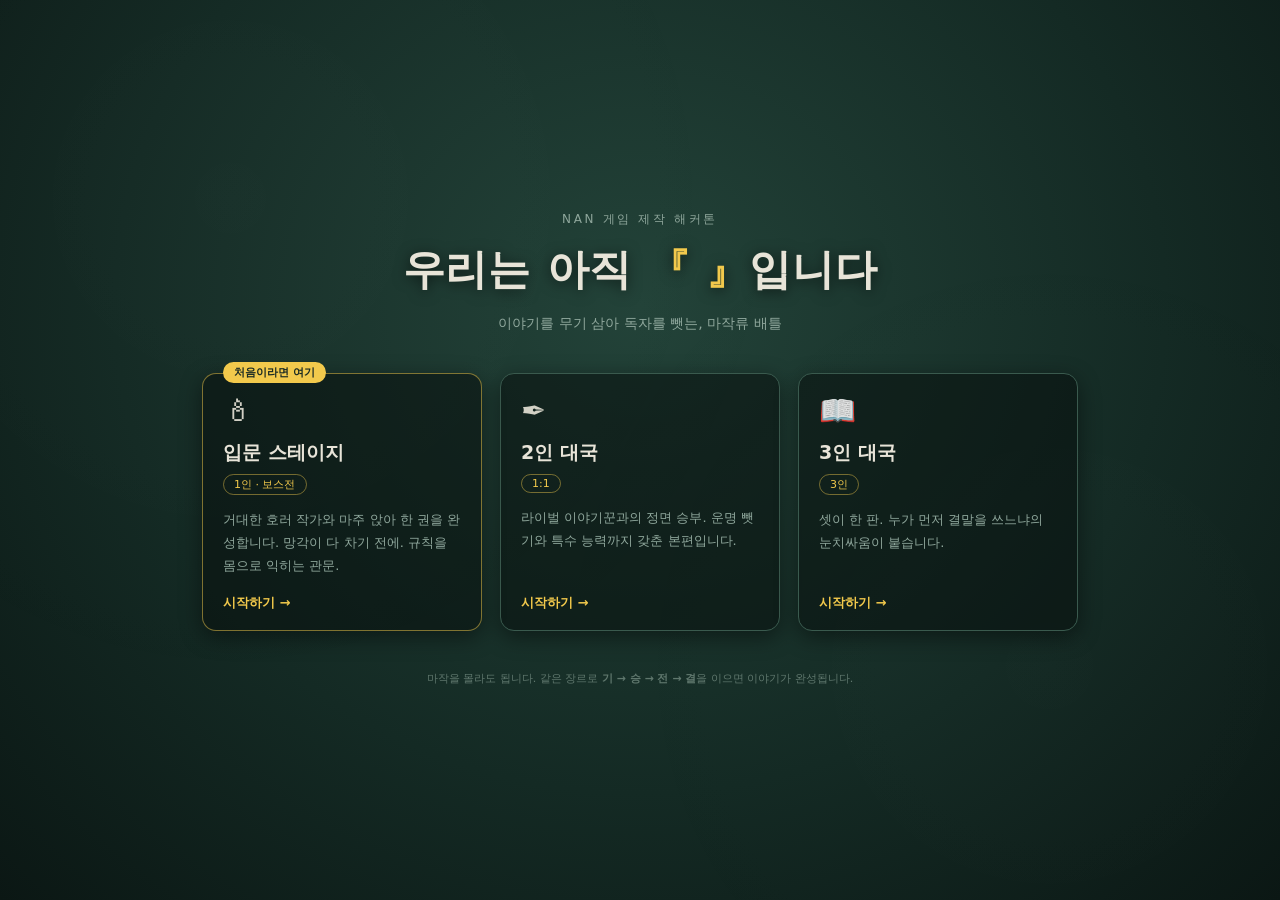
<file: index.html>
<!DOCTYPE html>
<html lang="ko">
<head>
<meta charset="UTF-8">
<meta name="viewport" content="width=device-width, initial-scale=1.0">
<title>우리는 아직 『 』입니다</title>
<meta name="description" content="이야기를 무기 삼아 독자를 뺏는, 마작류 배틀. NAN 게임 제작 해커톤 출품작.">
<style>
  /* ===== 시작 화면 =====
     게임 로직에 전혀 의존하지 않는 독립 페이지.
     모드는 아래 <script> 의 MODES 배열 하나로만 정의된다 —
     모드가 늘거나 주소가 바뀌면 그 배열만 고치면 되고, 마크업은 손대지 않는다. */
  :root{
    --ink:#e8e4d8;          /* 본문 글자 */
    --dim:#8fa79c;          /* 보조 글자 */
    --gold:#f2c94c;         /* 강조(양피지 금박) */
    --line:#3a5a4e;         /* 테두리 */
    --panel:rgba(8,16,13,.55);
  }
  *{box-sizing:border-box}
  body{margin:0;min-height:100vh;color:var(--ink);
    font-family:"Noto Serif KR","Noto Sans KR",system-ui,serif;
    background:radial-gradient(ellipse at 50% 34%, #234339, #142a24 58%, #0b1714);
    display:flex;flex-direction:column;align-items:center;justify-content:center;
    padding:40px 20px;gap:38px}

  /* 종이 결 — 이미지 없이 아주 옅은 노이즈만. 배포 경로에 의존하지 않게 CSS로 처리 */
  body::before{content:'';position:fixed;inset:0;pointer-events:none;opacity:.5;
    background:
      radial-gradient(circle at 18% 22%, rgba(255,255,255,.030), transparent 45%),
      radial-gradient(circle at 82% 74%, rgba(255,255,255,.022), transparent 42%)}

  /* --- 표제 --- */
  .head{text-align:center;position:relative;z-index:1}
  .kicker{font-size:12px;letter-spacing:.22em;color:var(--dim);margin:0 0 14px}
  h1{margin:0;font-size:clamp(26px,5vw,42px);font-weight:700;letter-spacing:.02em;
    text-shadow:0 2px 14px rgba(0,0,0,.6)}
  h1 .blank{color:var(--gold)}
  .tagline{margin:14px 0 0;font-size:14px;color:var(--dim);line-height:1.7}

  /* --- 모드 카드 --- */
  .modes{display:flex;gap:18px;flex-wrap:wrap;justify-content:center;
    position:relative;z-index:1;max-width:900px;width:100%}
  .mode{flex:1 1 250px;max-width:280px;min-height:250px;
    display:flex;flex-direction:column;text-decoration:none;color:inherit;
    background:var(--panel);border:1px solid var(--line);border-radius:14px;
    padding:22px 20px 18px;
    box-shadow:0 6px 22px rgba(0,0,0,.45);
    transition:transform .16s ease, border-color .16s ease, box-shadow .16s ease}
  .mode:hover,.mode:focus-visible{transform:translateY(-6px);border-color:var(--gold);
    box-shadow:0 12px 30px rgba(0,0,0,.55);outline:none}
  .mode:focus-visible{outline:2px solid var(--gold);outline-offset:3px}

  .glyph{font-size:30px;line-height:1;margin-bottom:14px;opacity:.9}
  .mode h2{margin:0;font-size:19px;font-weight:700}
  .seats{display:inline-block;margin-top:8px;font-size:11px;color:var(--gold);
    border:1px solid rgba(242,201,76,.45);border-radius:999px;padding:2px 10px}
  .mode p{margin:14px 0 0;font-size:13px;line-height:1.75;color:var(--dim);flex:1}
  .go{margin-top:16px;font-size:13px;font-weight:700;color:var(--gold)}

  /* 처음 오는 사람을 어디로 보낼지 한 곳만 표시 — 선택지가 셋이면 길잡이가 필요하다 */
  .mode.first{border-color:rgba(242,201,76,.5)}
  .flag{position:absolute;transform:translateY(-34px);
    font-size:11px;color:#1a2a24;background:var(--gold);
    border-radius:999px;padding:3px 11px;font-weight:700}
  .mode.first{position:relative}

  .foot{font-size:11px;color:#5f776d;text-align:center;line-height:1.9;
    position:relative;z-index:1}
  .foot a{color:#7f9a8f}
</style>
</head>
<body>
  <header class="head">
    <p class="kicker">NAN 게임 제작 해커톤</p>
    <h1>우리는 아직 <span class="blank">『 』</span>입니다</h1>
    <p class="tagline">이야기를 무기 삼아 독자를 뺏는, 마작류 배틀</p>
  </header>

  <nav class="modes" id="modes" aria-label="모드 선택"></nav>

  <footer class="foot">
    마작을 몰라도 됩니다. 같은 장르로 <b>기 → 승 → 전 → 결</b>을 이으면 이야기가 완성됩니다.
  </footer>

<script>
  // 모드 정의 — 이 배열이 시작 화면의 유일한 설정값.
  // 새 모드가 생기면 여기 한 칸만 추가하면 카드가 따라 생긴다.
  const MODES = [
    { href:'./3p/m2.html', glyph:'🕯', name:'입문 스테이지',
      seats:'1인 · 보스전', first:true,
      desc:'거대한 호러 작가와 마주 앉아 한 권을 완성합니다. 망각이 다 차기 전에. 규칙을 몸으로 익히는 관문.' },
    { href:'./duel.html', glyph:'✒', name:'2인 대국',
      seats:'1:1', first:false,
      desc:'라이벌 이야기꾼과의 정면 승부. 운명 뺏기와 특수 능력까지 갖춘 본편입니다.' },
    { href:'./3p/index.html', glyph:'📖', name:'3인 대국',
      seats:'3인', first:false,
      desc:'셋이 한 판. 누가 먼저 결말을 쓰느냐의 눈치싸움이 붙습니다.' },
  ];

  // 렌더 — 데이터를 카드로 옮기는 것 하나만 한다.
  const nav = document.getElementById('modes');
  for (const m of MODES) {
    const a = document.createElement('a');
    a.className = 'mode' + (m.first ? ' first' : '');
    a.href = m.href;
    a.innerHTML =
      (m.first ? '<span class="flag">처음이라면 여기</span>' : '')
      + `<div class="glyph" aria-hidden="true">${m.glyph}</div>`
      + `<h2>${m.name}</h2><div><span class="seats">${m.seats}</span></div>`
      + `<p>${m.desc}</p><div class="go">시작하기 →</div>`;
    nav.appendChild(a);
  }
</script>
</body>
</html>
</file>
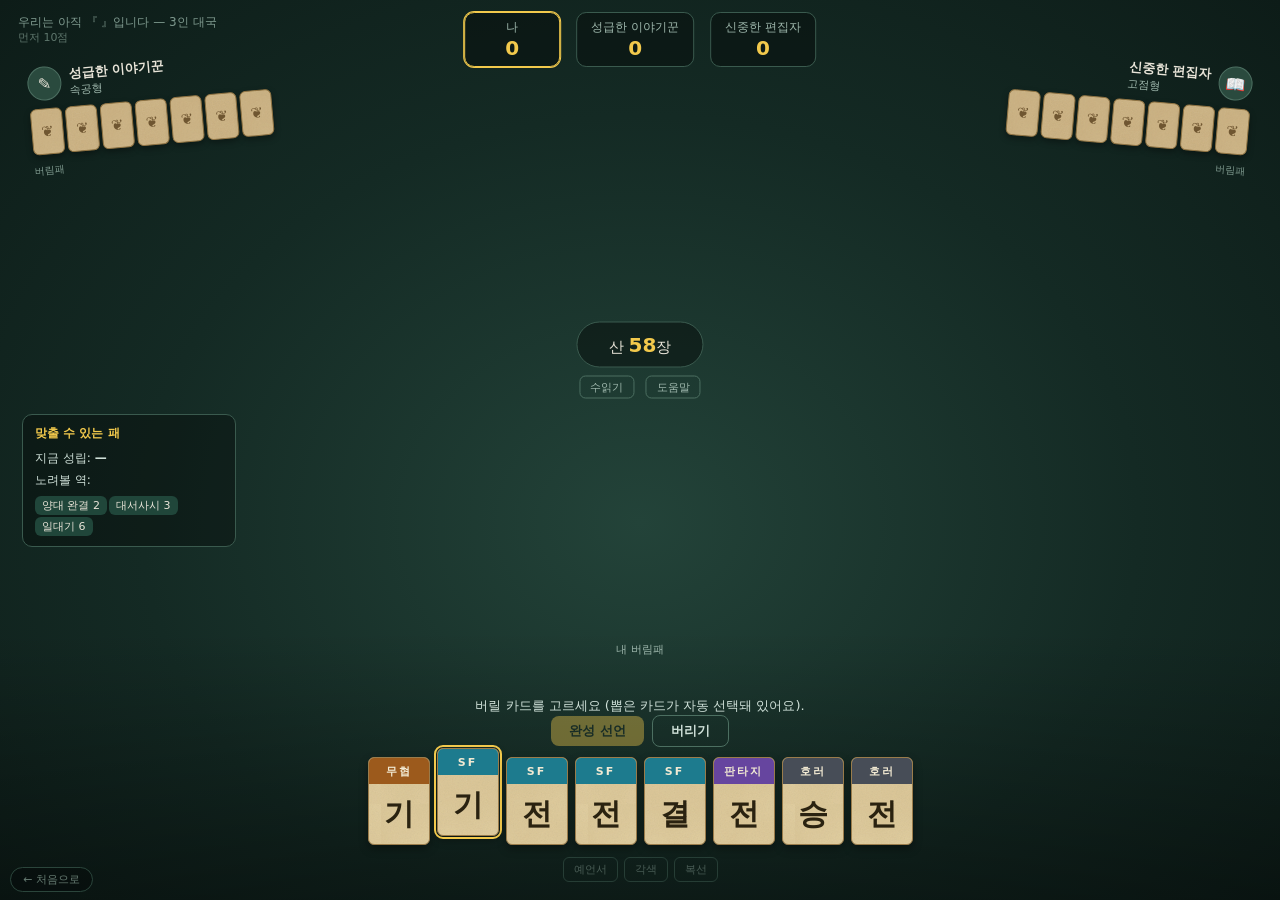
<file: 3p/index.html>
<!DOCTYPE html>
<html lang="ko">
<head>
<meta charset="UTF-8">
<meta name="viewport" content="width=device-width, initial-scale=1.0">
<title>우리는 아직 『 』입니다 — 3인 대국</title>
<link rel="stylesheet" href="./css/style-3p.css?v=1">
<style>
  #count-panel { position:absolute; top:64px; left:50%; transform:translateX(-50%);
    background:rgba(0,0,0,.55); border:1px solid #3a5a4e; border-radius:8px; padding:8px 12px;
    font-size:11px; color:#cfe0d8; max-width:520px; line-height:1.8; z-index:5; }
  #count-panel.hidden { display:none; }
  .subtitle { position:absolute; top:30px; left:18px; font-size:11px; color:#5f776d; z-index:6; }
</style>
</head>
<body>
<div class="table">
  <div class="title">우리는 아직 『 』입니다 — 3인 대국</div>
  <div class="subtitle"><span id="target-label"></span></div>

  <div id="scores" class="scores"></div>

  <section id="seat-rivalL" class="rival tl"></section>
  <section id="seat-rivalR" class="rival tr"></section>

  <div class="center">
    <div class="wall-pill">산 <b id="wall-count">0</b>장</div>
    <div class="tools">
      <button type="button" id="btn-counts">수읽기</button>
      <button type="button" id="btn-help">도움말</button>
    </div>
  </div>
  <div id="count-panel" class="hidden"></div>

  <aside class="cond">
    <h4>맞출 수 있는 패</h4>
    <div id="assist"></div>
  </aside>

  <section class="me-zone">
    <div class="me-disc-cap">내 버림패</div>
    <div id="my-disc" class="disc mine"></div>
    <div class="actbar">
      <p id="card-info"></p>
      <div id="actions"></div>
    </div>
    <div id="my-hand" class="hand mine"></div>
    <div id="ability-bar" class="abil"></div>
  </section>

  <div id="overlay" class="overlay hidden"></div>
</div>

<!-- 시작 화면으로 — 게임 로직과 무관한 독립 링크. 아래 두 덩어리를 지우면 흔적 없이 사라진다. -->
<style>
  .home-link{position:fixed;left:10px;bottom:8px;z-index:60;
    font:11px/1 "Noto Serif KR","Noto Sans KR",system-ui,serif;
    color:#8fa79c;text-decoration:none;background:rgba(6,12,10,.62);
    border:1px solid #3a5a4e;border-radius:999px;padding:6px 12px;
    opacity:.7;transition:opacity .15s,color .15s}
  .home-link:hover,.home-link:focus-visible{opacity:1;color:#f2c94c}
</style>
<a class="home-link" href="../index.html">← 처음으로</a>

<script type="module" src="./src/main3p.js?v=1"></script>
</body>
</html>
</file>
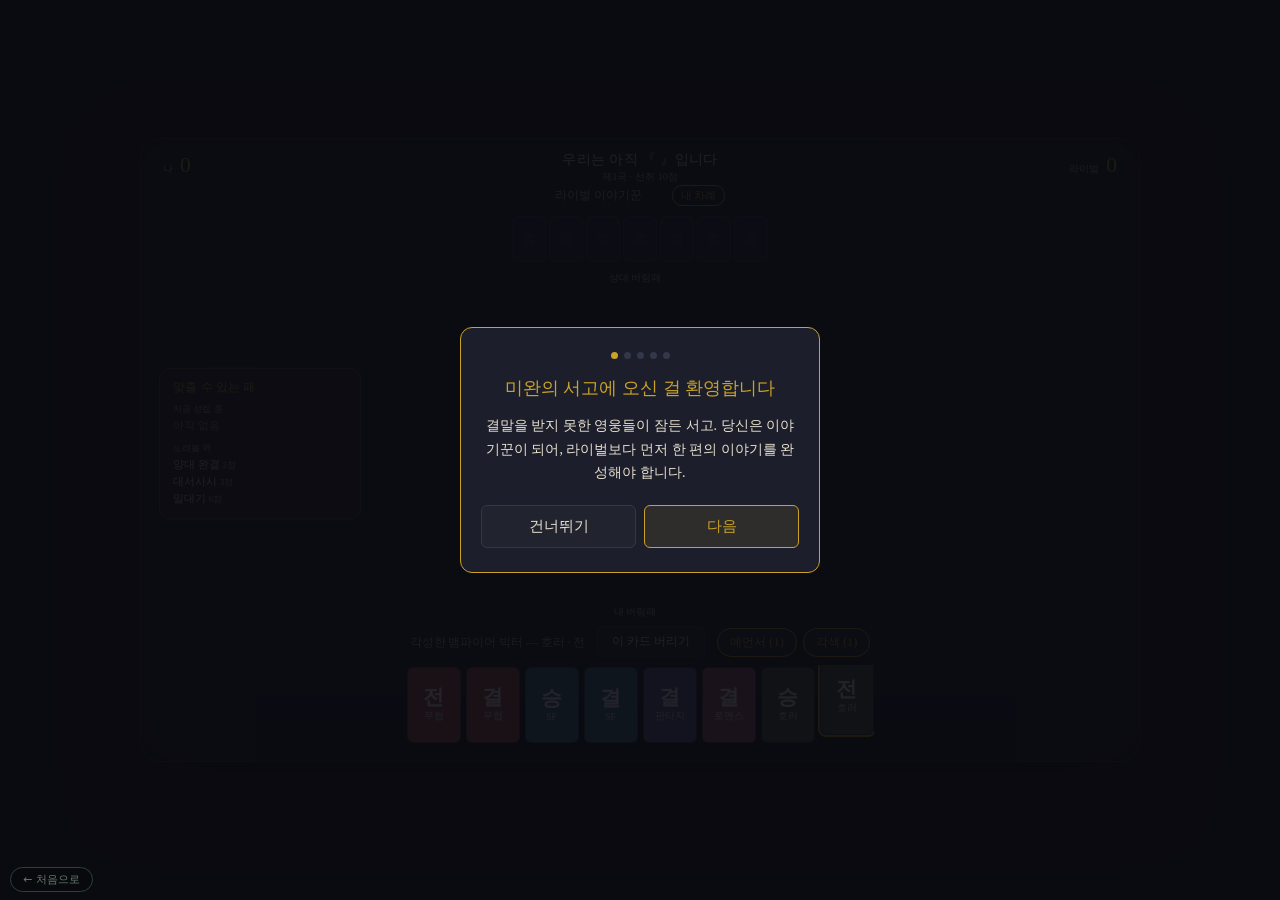
<file: duel.html>
<!DOCTYPE html>
<html lang="ko">
<head>
<meta charset="UTF-8">
<meta name="viewport" content="width=device-width, initial-scale=1.0">
<title>우리는 아직 『 』입니다 — 대국</title>
<link rel="stylesheet" href="./css/style.css?v=4">
</head>
<body>

<!-- 테이블: 상대는 위 끝, 내 패는 아래 끝, 가운데(산)는 비움 -->
<div class="table">
  <div class="sc l"><span class="hud-label">나</span><span id="my-score" class="hud-score">0</span></div>
  <div class="ttl">
    <p class="hud-title">우리는 아직 『 』입니다</p>
    <p class="hud-round">제<span id="round-no">1</span>국 · <span id="target-score"></span></p>
  </div>
  <div class="sc r"><span class="hud-label">라이벌</span><span id="ai-score" class="hud-score">0</span></div>

  <!-- 상대 (위 끝) -->
  <section class="opp ai-zone">
    <div class="opp-head">
      <span>라이벌 이야기꾼</span>
      <span id="ai-flash" class="ai-flash-msg"></span>
      <span id="ai-warn" class="ai-warn"></span>
      <span id="turn-badge" class="turn-badge"></span>
    </div>
    <div id="ai-hand" class="hand-row backs"></div>
    <div class="disc-line">
      <span class="disc-cap">상대 버림패</span>
      <div id="ai-discards" class="discard-grid" aria-label="상대 버림패"></div>
    </div>
  </section>

  <!-- 중앙: 산 + 왼쪽 '맞출 수 있는 패' -->
  <section class="mid">
    <aside class="cond">
      <div class="cond-h">맞출 수 있는 패</div>
      <div id="assist" class="assist"></div>
    </aside>

    <div class="wall-zone">
      <div class="deck-line"></div>
      <div class="wall-info"><span>산 <b id="wall-count">0</b>장</span></div>
      <div class="wall-btns">
        <button type="button" id="btn-counts" class="ghost">수읽기</button>
        <button type="button" id="btn-help" class="ghost">?</button>
      </div>
      <div id="count-panel" class="count-panel hidden"></div>
    </div>
  </section>

  <!-- 내 패 (아래 끝) -->
  <section class="you">
    <div class="disc-line">
      <span class="disc-cap">내 버림패</span>
      <div id="my-discards" class="discard-grid" aria-label="내 버림패"></div>
    </div>
    <div class="actbar">
      <p id="card-info" class="card-info"></p>
      <div id="actions" class="actions"></div>
      <div id="ability-bar" class="ability-bar"></div>
    </div>
    <div id="my-hand" class="hand-row mine"></div>
    <div id="ability-panel" class="ability-panel hidden"></div>
  </section>
</div>

<!-- 역 예시 툴팁 (맞출 수 있는 패 hover/탭) -->
<div id="yaku-tip" class="yaku-tip hidden"></div>

<!-- 튜토리얼 오버레이 (독립 모듈) -->
<div id="tutorial" class="tutorial hidden"></div>

<!-- 컷인/프롬프트 오버레이 -->
<div id="overlay" class="overlay hidden"></div>

<!-- 도움말 -->
<div id="help" class="overlay hidden">
  <div class="modal help">
    <p class="help-title">이야기 대국 — 규칙</p>
    <p>내 차례엔 산에서 자동으로 한 장 뽑히고(뽑은 카드 자동 선택), 한 장을 버립니다. 손패 8장이 <b>세트 3장 × 2 + 짝 2장</b>을 이루고 <b>결말(승전결) 세트가 하나 이상</b> 있으면 완성을 선언해 국을 이깁니다.</p>
    <p><b>세트</b>: 같은 장르로 이어지는 <b>기승전</b> 또는 <b>승전결</b> 3장 (중복 카드는 세트에 못 씀 — 짝에만)</p>
    <p><b>짝</b>: 같은 영웅 2장, 또는 인연 짝</p>
    <p><b>운명 뺏기</b>: 상대가 버린 카드로 내 손이 완성되면 가로챌 수 있습니다.</p>
    <p><b>특수 능력</b>(각 1회): 예언서(산 위 3장 보기) · 각색(손패 장르 바꾸기) · 복선(뽑은 카드 무르고 버림패 회수).</p>
    <p><b>수읽기</b>: 산의 구성은 공개(각 20종 × 3장). "수읽기"로 아직 안 보인 장수를 셀 수 있습니다.</p>
    <p>먼저 목표 점수에 도달하면 매치 승리. 산이 마르면 텐파이(한 장 대기) 쪽이 소점을 가져갑니다.</p>
    <button type="button" id="btn-tutorial-again" class="btn">튜토리얼 다시 보기</button>
    <button type="button" id="btn-help-close" class="btn declare">닫기</button>
  </div>
</div>

<!-- 시작 화면으로 — 게임 로직과 무관한 독립 링크. 아래 두 덩어리를 지우면 흔적 없이 사라진다. -->
<style>
  .home-link{position:fixed;left:10px;bottom:8px;z-index:60;
    font:11px/1 "Noto Serif KR","Noto Sans KR",system-ui,serif;
    color:#8fa79c;text-decoration:none;background:rgba(6,12,10,.62);
    border:1px solid #3a5a4e;border-radius:999px;padding:6px 12px;
    opacity:.7;transition:opacity .15s,color .15s}
  .home-link:hover,.home-link:focus-visible{opacity:1;color:#f2c94c}
</style>
<a class="home-link" href="./index.html">← 처음으로</a>

<script type="module" src="./src/main.js?v=4"></script>
</body>
</html>
</file>
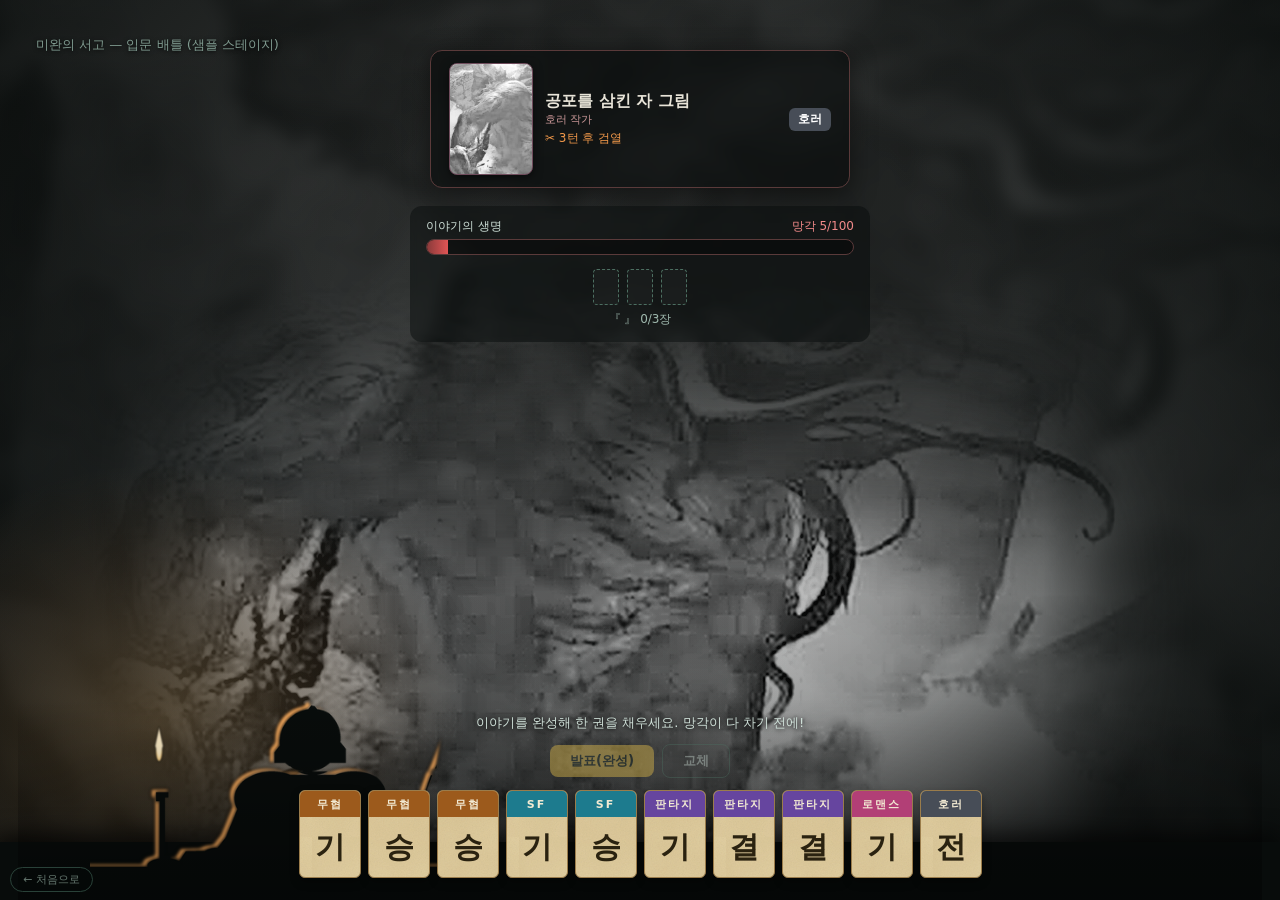
<file: 3p/m2.html>
<!DOCTYPE html>
<html lang="ko">
<head>
<meta charset="UTF-8">
<meta name="viewport" content="width=device-width, initial-scale=1.0">
<title>미완의 서고 — 입문 배틀 (샘플)</title>
<link rel="stylesheet" href="./css/style-3p.css?v=1">
<style>
  body { margin:0; }
  .m2 { position:relative; width:100vw; min-height:100vh; padding:22px 18px 0;
    background: radial-gradient(ellipse at 50% 42%, #234339, #142a24 60%, #0d1c18); color:#e8e4d8;
    font-family:"Noto Serif KR","Noto Sans KR",system-ui,serif; display:flex; flex-direction:column; align-items:center; }
  .title { font-size:13px; color:#7f9a8f; align-self:flex-start; margin-bottom:10px; }

  /* 보스 */
  #boss { display:flex; align-items:center; gap:12px; background:rgba(0,0,0,.34); border:1px solid #5a3a3a;
    border-radius:12px; padding:12px 18px; min-width:420px; }
  .b-av { width:46px; height:46px; border-radius:50%; background:#3a2530; border:1px solid #6f4c5c;
    display:flex; align-items:center; justify-content:center; font-size:22px; }
  .b-portrait { width:84px; height:112px; border-radius:8px; border:1px solid #6f4c5c; flex:0 0 auto;
    background-size:cover; background-position:center top; box-shadow:0 3px 10px rgba(0,0,0,.55); }
  .b-name { font-size:16px; font-weight:700; }
  .b-tag { font-size:11px; color:#c99; }
  .b-intent { font-size:12px; color:#f2994a; margin-top:3px; }
  .b-genre { margin-left:auto; color:#fff; font-weight:700; font-size:12px; border-radius:6px; padding:3px 9px; }
  .b-genre.mu{background:#9c5a1c;} .b-genre.sf{background:#1d7b8e;} .b-genre.fa{background:#66459f;}
  .b-genre.ro{background:#b23f76;} .b-genre.ho{background:#474d57;}

  /* 망각 게이지 + 책 */
  .mid { margin:18px 0 6px; width:460px; }
  .gauge-label { display:flex; justify-content:space-between; font-size:12px; color:#cfe0d8; margin-bottom:4px; }
  #forget-label { color:#f28a8a; }
  .gauge { height:16px; background:rgba(0,0,0,.4); border:1px solid #5a3a3a; border-radius:999px; overflow:hidden; }
  #forget-fill { height:100%; width:10%;
    background:linear-gradient(90deg,#8a3a3a,#e05555); transition:width .25s; }
  #book { display:flex; gap:8px; justify-content:center; margin-top:14px; }
  .chap { width:26px; height:36px; border-radius:4px; border:1px dashed #4c6f61; background:rgba(255,255,255,.03); }
  .chap.done { border:1px solid #f2c94c; background:linear-gradient(180deg,#e2cf9f,#c6aa74); box-shadow:0 0 8px rgba(242,201,76,.4); }
  #book-label { text-align:center; font-size:12px; color:#9fb8ad; margin-top:6px; }

  /* 하단: 손패 */
  .bottom { margin-top:auto; width:100%; display:flex; flex-direction:column; align-items:center;
    padding:16px 0 22px; background:linear-gradient(0deg, rgba(0,0,0,.4), transparent); }
  #hint { font-size:13px; color:#cfe0d8; margin-bottom:10px; min-height:20px; text-align:center; }
  #acts { margin-bottom:12px; }
  .btn { background:#f2c94c; color:#1a2a24; border:none; border-radius:8px; padding:7px 20px; font-weight:700;
    cursor:pointer; font-family:inherit; margin:0 4px; }
  .btn.ghost { background:transparent; color:#cfe0d8; border:1px solid #4c6f61; }
  .btn:disabled { opacity:.4; cursor:default; }
  #hand { display:flex; gap:7px; justify-content:center; flex-wrap:wrap; }
  #hand .card { cursor:pointer; transition:transform .1s; }
  #hand .card:hover { transform:translateY(-5px); }
  .card.locked { filter:grayscale(.7) brightness(.65); cursor:default; }
  .card.locked::after { content:attr(data-lock); position:absolute; inset:0; display:flex; align-items:center;
    justify-content:center; font-size:20px; z-index:3; }
  /* ===== 무대(스테이지) 구성 =====
     원경: 흐릿한 심연(분위기) → 중경: 거대한 보스(주역) → 근경: 작가의 책상(플레이어).
     보스와 플레이어를 '마주 선 두 존재'로 배치하는 게 이 화면의 핵심 구도. */
  .bglayer{position:absolute;inset:0;z-index:0;overflow:hidden;pointer-events:none;background:#0a0d0c}

  /* 원경 — 같은 그림을 흐리게 깔아 깊이만 담당(선명한 보스와 이중으로 겹치지 않게 blur) */
  .bg{position:absolute;inset:-6%;background:url('./assets/bg_grim.png') center/cover;
    filter:blur(8px) brightness(.42) contrast(1.05);opacity:.38;
    animation:drift 30s ease-in-out infinite alternate}
  @keyframes drift{0%{transform:scale(1.05) translate(0,0)}100%{transform:scale(1.12) translate(-2.5%,-1.5%)}}

  /* 중경 — 보스 본체. 무대의 주역. 아주 느리게 숨쉬듯 굽어본다.
     평상시엔 SVG 왜곡 필터를 걸지 않는다(큰 면적에서 격자 아티팩트가 생김).
     왜곡은 '검열' 순간에만 잠깐 — 그때는 오히려 현실이 일그러지는 연출이 된다. */
  .boss-figure{position:absolute;left:50%;top:20%;width:min(1120px,92vw);aspect-ratio:1380/944;
    background:url('./assets/boss_big.png') center top/contain no-repeat;
    filter:brightness(.74) contrast(1.34);opacity:.9;
    transform:translateX(-50%);animation:loom 26s ease-in-out infinite alternate}
  @keyframes loom{
    0%{transform:translateX(-50%) scale(1) translateY(0)}
    100%{transform:translateX(-50%) scale(1.05) translateY(-1.2%)}}
  /* 검열(보스의 딴지) 순간 — 한 번 크게 다가온다 */
  .bglayer.rage .boss-figure{animation:rage .7s ease-out}
  @keyframes rage{
    0%{transform:translateX(-50%) scale(1);filter:brightness(.74) contrast(1.34)}
    22%{transform:translateX(-50%) scale(1.11) translateY(1.4%);filter:url(#wob) brightness(1.1) contrast(1.5)}
    100%{transform:translateX(-50%) scale(1);filter:brightness(.74) contrast(1.34)}}

  .fog{position:absolute;inset:-25%;background:
    radial-gradient(circle at 28% 62%, rgba(200,220,220,.05), transparent 42%),
    radial-gradient(circle at 72% 40%, rgba(200,220,220,.04), transparent 46%);
    animation:fog 22s linear infinite}
  @keyframes fog{0%{transform:translate(0,0)}100%{transform:translate(6%,-4%)}}
  .tint{position:absolute;inset:0;background:radial-gradient(ellipse at 50% 38%, transparent 34%, rgba(6,10,9,.82))}
  .flash{position:absolute;inset:0;background:#dfeaff;opacity:0;mix-blend-mode:screen;animation:flash 9s linear infinite}
  @keyframes flash{0%,90%,100%{opacity:0}91%{opacity:.4}92%{opacity:.05}93%{opacity:.3}95%{opacity:0}}

  /* 근경 — 플레이어(작가). 거대한 보스와 마주 선 '작은 존재'.
     .player 박스(400x365) 하나가 좌표계를 쥐고, 그 안의 요소는 % 로만 배치한다.
     → 작가 그림을 갈아끼워도 .player 의 위치/크기만 만지면 된다. */
  .deskline{position:absolute;left:0;right:0;bottom:0;height:58px;background:#080c0b;
    box-shadow:0 -8px 22px rgba(0,0,0,.65)}
  .player{position:absolute;left:7%;bottom:0;width:400px;height:365px;pointer-events:none}
  .writer{position:absolute;inset:0;
    background:url('./assets/player_back.png') center bottom/contain no-repeat}
  /* 촛불 심지는 작가 그림(460x420) 좌표 (80,286) — 박스 기준 17.4% / 하단 32% */
  .candle{position:absolute;left:17.4%;bottom:32%;width:52px;height:70px;transform:translateX(-50%);
    background:url('./assets/candle_flame.png') center/contain no-repeat;
    animation:flicker 2.6s ease-in-out infinite}
  .candle-glow{position:absolute;left:calc(7% + 70px);bottom:-40px;width:620px;height:480px;
    transform:translateX(-50%);
    background:radial-gradient(ellipse at 50% 55%, rgba(255,190,110,.22), rgba(255,170,90,.07) 44%, transparent 70%)}
  @keyframes flicker{0%,100%{opacity:.92;transform:translateX(-50%) scaleY(1)}
    45%{opacity:.7;transform:translateX(-50%) scaleY(.94)}
    70%{opacity:1;transform:translateX(-50%) scaleY(1.04)}}
  /* 발표(완성) 순간 — 촛불이 확 타오른다 */
  .bglayer.publish .candle-glow{animation:flare .9s ease-out}
  @keyframes flare{0%{opacity:.5}18%{opacity:1;filter:brightness(2)}100%{opacity:.5;filter:none}}

  .m2>.title,.m2>#boss,.m2>.mid,.m2>.bottom{position:relative;z-index:1}
  /* 결과창은 화면 전체를 덮어야 하므로 absolute 유지 (relative로 덮어쓰면 아래로 밀려남) */
  .m2>#overlay{position:absolute;inset:0;z-index:20}
  /* UI 뒤에만 옅은 어둠 — 그림은 살리고 글자는 읽히게 */
  #boss{background:rgba(8,12,11,.58);backdrop-filter:blur(3px);box-shadow:0 6px 24px rgba(0,0,0,.5)}
  .mid{background:rgba(8,12,11,.46);backdrop-filter:blur(3px);border-radius:12px;padding:12px 16px 14px}
  .title{text-shadow:0 1px 4px #000}
  #hint{text-shadow:0 1px 5px #000}
</style>
</head>
<body>
<div class="m2">
  <div class="bglayer" id="bglayer">
    <div class="bg"></div>
    <div class="boss-figure"></div>
    <div class="fog"></div>
    <div class="tint"></div>
    <div class="candle-glow"></div>
    <div class="deskline"></div>
    <div class="player"><div class="writer"></div><div class="candle"></div></div>
    <div class="flash"></div>
  </div>
  <svg width="0" height="0" style="position:absolute"><filter id="wob" x="-8%" y="-8%" width="116%" height="116%">
    <feTurbulence type="fractalNoise" baseFrequency="0.004 0.007" numOctaves="2" seed="4" result="n">
      <animate attributeName="baseFrequency" dur="15s" values="0.004 0.007;0.006 0.009;0.004 0.007" repeatCount="indefinite"/>
    </feTurbulence>
    <feDisplacementMap in="SourceGraphic" in2="n" scale="12" xChannelSelector="R" yChannelSelector="G"/>
  </filter></svg>
  <div class="title">미완의 서고 — 입문 배틀 (샘플 스테이지)</div>
  <div id="boss"></div>

  <div class="mid">
    <div class="gauge-label"><span>이야기의 생명</span><span id="forget-label">망각 0/100</span></div>
    <div class="gauge"><div id="forget-fill"></div></div>
    <div id="book"></div>
    <div id="book-label"></div>
  </div>

  <div class="bottom">
    <p id="hint"></p>
    <div id="acts"></div>
    <div id="hand"></div>
  </div>

  <div id="overlay" class="overlay hidden"></div>
</div>
<!-- 시작 화면으로 — 게임 로직과 무관한 독립 링크. 아래 두 덩어리를 지우면 흔적 없이 사라진다. -->
<style>
  .home-link{position:fixed;left:10px;bottom:8px;z-index:60;
    font:11px/1 "Noto Serif KR","Noto Sans KR",system-ui,serif;
    color:#8fa79c;text-decoration:none;background:rgba(6,12,10,.62);
    border:1px solid #3a5a4e;border-radius:999px;padding:6px 12px;
    opacity:.7;transition:opacity .15s,color .15s}
  .home-link:hover,.home-link:focus-visible{opacity:1;color:#f2c94c}
</style>
<a class="home-link" href="../index.html">← 처음으로</a>

<script type="module" src="./src/main-m2.js?v=5"></script>
</body>
</html>
</file>
<file: 3p/css/style-3p.css>
/* style-3p.css — 3인 대국 화면. 디자인 토큰을 위에 모아 나중에 쉽게 손볼 수 있게. */

:root {
  /* ---- 테이블/색 (여기 값만 바꾸면 전체 톤 조정) ---- */
  --felt-1: #234339; --felt-2: #142a24; --felt-3: #0d1c18;
  --accent: #f2c94c; --ink: #e8e4d8; --muted: #9fb8ad; --warn: #f2994a;

  /* ---- 카드(양피지) ---- */
  --paper: #e2cf9f; --paper-edge: #9a7c4b; --card-ink: #2a2210; --band-ink: #f2ead3;
  --card-w: 62px; --card-h: 88px; --card-radius: 6px;

  /* ---- 장르 색 (표지 띠) ---- */
  --g-mu: #9c5a1c; --g-sf: #1d7b8e; --g-fa: #66459f; --g-ro: #b23f76; --g-ho: #474d57;

  /* ---- 종이 질감(순수 CSS, 외부 이미지 없음) ---- */
  --noise: url("data:image/svg+xml,%3Csvg xmlns='http://www.w3.org/2000/svg' width='140' height='140'%3E%3Cfilter id='p'%3E%3CfeTurbulence type='fractalNoise' baseFrequency='0.85' numOctaves='3' stitchTiles='stitch'/%3E%3CfeColorMatrix type='saturate' values='0'/%3E%3C/filter%3E%3Crect width='100%25' height='100%25' filter='url(%23p)' opacity='0.14'/%3E%3C/svg%3E");
  --stain: url("data:image/svg+xml,%3Csvg xmlns='http://www.w3.org/2000/svg' width='260' height='260'%3E%3Cfilter id='s'%3E%3CfeTurbulence type='fractalNoise' baseFrequency='0.012' numOctaves='4' stitchTiles='stitch'/%3E%3CfeColorMatrix type='matrix' values='0 0 0 0 0.42 0 0 0 0 0.27 0 0 0 0 0.10 0 0 0 0.7 0'/%3E%3C/filter%3E%3Crect width='100%25' height='100%25' filter='url(%23s)' opacity='0.35'/%3E%3C/svg%3E");
}

* { box-sizing: border-box; margin: 0; padding: 0; }
body { font-family: "Noto Serif KR", "Noto Sans KR", system-ui, serif; background: #0b1613; color: var(--ink); }

.table {
  position: relative; width: 100vw; height: 100vh; min-height: 640px; overflow: hidden;
  background: radial-gradient(ellipse at 50% 58%, var(--felt-1) 0%, var(--felt-2) 55%, var(--felt-3) 100%);
}

/* ---------- 점수판 ---------- */
.scores { position: absolute; top: 12px; left: 50%; transform: translateX(-50%);
  display: flex; gap: 16px; z-index: 6; }
.sc { background: rgba(0,0,0,.35); border: 1px solid #3a5a4e; border-radius: 10px;
  padding: 6px 14px; text-align: center; min-width: 96px; }
.sc .nm { font-size: 12px; color: var(--muted); }
.sc .pt { font-size: 20px; font-weight: 700; color: var(--accent); }
.sc.turn { border-color: var(--accent); box-shadow: 0 0 0 1px var(--accent); }
.title { position: absolute; top: 14px; left: 18px; font-size: 12px; color: #7f9a8f; z-index: 6; }

/* ---------- 카드 (양피지, 무광, 이미지 seam 포함) ---------- */
.card {
  --g: var(--g-mu);
  position: relative; width: var(--card-w); height: var(--card-h);
  border-radius: var(--card-radius); overflow: hidden;
  background: var(--stain), var(--noise), var(--paper);
  background-size: 300px 300px, 160px 160px, cover;
  border: 1px solid var(--paper-edge);
  box-shadow: 0 4px 8px rgba(0,0,0,.34);
  color: var(--card-ink); display: flex; flex-direction: column; flex: 0 0 auto;
}
.card .band { background: var(--g); color: var(--band-ink); height: 26px;
  display: flex; align-items: center; justify-content: center; letter-spacing: 2px;
  font-size: 11px; font-weight: 700; z-index: 2; }
.card .body { flex: 1; display: flex; align-items: center; justify-content: center; }
.card .st { font-size: 30px; font-weight: 800; }
/* 카드마다 텍스처 위치 달리 → 큰 종이 한 장에서 잘라낸 느낌 */
.card:nth-child(3n+1) { background-position: 12px 46px, 24px 8px, 0 0; }
.card:nth-child(3n+2) { background-position: 96px 20px, 70px 54px, 0 0; }
.card:nth-child(3n+3) { background-position: 184px 104px, 118px 30px, 0 0; }

/* --- 이미지 seam: card.img 있으면 .has-art 로 그림 표시 (지금은 미사용, 켜기만 하면 됨) --- */
.card .art { position: absolute; inset: 0; background-size: cover; background-position: center;
  background-repeat: no-repeat; z-index: 1; display: none; }
.card.has-art .art { display: block; }
.card.has-art .body .st { display: none; }
.card.has-art .band { position: absolute; top: 0; left: 0; right: 0; opacity: .95; }
.card .chip { display: none; position: absolute; bottom: 3px; left: 4px; z-index: 2;
  background: rgba(0,0,0,.5); color: #fff; font-size: 12px; font-weight: 700; border-radius: 4px; padding: 0 5px; }
.card.has-art .chip { display: block; }

/* 장르별 색 */
.card.mu { --g: var(--g-mu); } .card.sf { --g: var(--g-sf); } .card.fa { --g: var(--g-fa); }
.card.ro { --g: var(--g-ro); } .card.ho { --g: var(--g-ho); }

/* 크기 변형 */
.card.big { width: var(--card-w); height: var(--card-h); }
.card.sm { width: 36px; height: 50px; }
.card.sm .band { height: 14px; font-size: 8px; letter-spacing: 1px; }
.card.sm .st { font-size: 17px; }

/* 선택/상호작용 */
.hand.mine .card { cursor: pointer; transition: transform .1s; }
.hand.mine .card:hover { transform: translateY(-5px); }
.card.sel { outline: 2px solid var(--accent); outline-offset: 1px; transform: translateY(-9px); }
.card.drawn::before { content: '뽑음'; position: absolute; top: -14px; left: 50%; transform: translateX(-50%);
  font-size: 9px; color: var(--accent); }

/* 카드 뒷면 (양피지 + 인장) */
.back { width: 32px; height: 46px; border-radius: 6px; border: 1px solid #8f7343; overflow: hidden;
  background: var(--stain), var(--noise), #d0b787; background-size: 300px 300px, 160px 160px, cover;
  box-shadow: 0 3px 6px rgba(0,0,0,.34); display: flex; align-items: center; justify-content: center;
  color: #6f5631; font-size: 15px; }
.back:nth-child(2n) { background-position: 60px 30px, 40px 12px, 0 0; }
.back::after { content: '❦'; }

/* ---------- 라이벌: 상단 대각선 코너 ---------- */
.rival { position: absolute; top: 68px; width: 320px; z-index: 3; }
.rival.tl { left: 26px; transform: rotate(-5deg); transform-origin: top left; }
.rival.tr { right: 26px; transform: rotate(5deg); transform-origin: top right; }
.rival .head { display: flex; align-items: center; gap: 8px; margin-bottom: 8px; }
.rival.tr .head { flex-direction: row-reverse; }
.avatar { width: 34px; height: 34px; border-radius: 50%; background: #2a4a3e; border: 1px solid #4c6f61;
  display: flex; align-items: center; justify-content: center; font-size: 16px; }
.rival .name { font-size: 13px; font-weight: 600; }
.rival .tag { font-size: 11px; color: var(--muted); }
.rival .warn { font-size: 11px; color: var(--warn); font-weight: 600; }
.rival .flash { font-size: 11px; color: var(--accent); font-weight: 700; }
.hand.backs { display: flex; gap: 3px; }
.rival.tr .hand.backs { justify-content: flex-end; }
.disc { display: flex; flex-wrap: wrap; gap: 4px; margin-top: 8px; max-width: 260px; min-height: 20px; }
.rival.tr .disc { justify-content: flex-end; margin-left: auto; }
.disc-cap { font-size: 10px; color: #7f9a8f; margin: 9px 0 3px; }
.rival.tr .disc-cap { text-align: right; }

/* ---------- 중앙 산 ---------- */
.center { position: absolute; top: 40%; left: 50%; transform: translate(-50%,-50%); text-align: center; z-index: 2; }
.wall-pill { background: rgba(0,0,0,.4); border: 1px solid #3a5a4e; border-radius: 999px; padding: 10px 24px; font-size: 15px; }
.wall-pill b { color: var(--accent); font-size: 20px; }
.center .tools { margin-top: 8px; }
.center .tools button { background: transparent; border: 1px solid #4c6f61; color: var(--muted);
  border-radius: 6px; padding: 3px 10px; font-size: 11px; cursor: pointer; margin: 0 3px; }

/* ---------- 왼쪽 맞출 수 있는 패 ---------- */
.cond { position: absolute; left: 22px; top: 46%; width: 214px; background: rgba(0,0,0,.32);
  border: 1px solid #3a5a4e; border-radius: 10px; padding: 10px 12px; z-index: 3; }
.cond h4 { font-size: 12px; color: var(--accent); margin-bottom: 8px; }
.cond .row { font-size: 12px; color: #cfe0d8; margin: 5px 0; }
.cond .yk { display: inline-block; background: #20463a; border-radius: 6px; padding: 2px 7px; margin: 2px 2px 0 0; font-size: 11px; }

/* ---------- 하단 중앙: 내 패 ---------- */
.me-zone { position: absolute; bottom: 0; left: 0; right: 0; padding: 12px 0 18px; text-align: center; z-index: 4;
  background: linear-gradient(0deg, rgba(0,0,0,.4), transparent); }
.me-disc-cap { font-size: 11px; color: var(--muted); margin-bottom: 5px; }
.disc.mine { display: flex; gap: 5px; justify-content: center; margin-bottom: 12px; min-height: 20px; }
.actbar { font-size: 13px; color: #cfe0d8; margin-bottom: 10px; min-height: 22px; }
.actbar .btn { background: var(--accent); color: #1a2a24; border: none; border-radius: 8px; padding: 6px 18px;
  font-weight: 700; margin: 0 4px; cursor: pointer; font-family: inherit; }
.actbar .btn.ghost { background: transparent; color: #cfe0d8; border: 1px solid #4c6f61; }
.actbar .btn:disabled { opacity: .4; cursor: default; }
.hand.mine { display: flex; gap: 7px; justify-content: center; }
.abil { margin-top: 12px; }
.abil .a { display: inline-block; border: 1px solid #4c6f61; border-radius: 6px; padding: 4px 10px; margin: 0 3px;
  font-size: 11px; color: var(--muted); background: transparent; cursor: pointer; font-family: inherit; }
.abil .a:disabled { opacity: .4; }

/* ---------- 결과/오버레이 ---------- */
.overlay { position: absolute; inset: 0; background: rgba(6,12,10,.72); z-index: 20;
  display: flex; align-items: center; justify-content: center; }
.overlay.hidden { display: none; }
.result { background: #16281f; border: 1px solid var(--accent); border-radius: 14px; padding: 26px 32px;
  text-align: center; max-width: 460px; }
.result h2 { color: var(--accent); font-size: 22px; margin-bottom: 6px; }
.result .who { font-size: 14px; color: var(--muted); margin-bottom: 14px; }
.result .hand-show { display: flex; gap: 6px; justify-content: center; margin: 14px 0; flex-wrap: wrap; }
.result .yaku { font-size: 14px; margin: 4px 0; }
.result .score { font-size: 30px; color: var(--accent); font-weight: 800; margin: 10px 0; }
.result .btn { background: var(--accent); color: #1a2a24; border: none; border-radius: 8px;
  padding: 8px 22px; font-weight: 700; cursor: pointer; font-family: inherit; margin-top: 8px; }
</file>
<file: css/style.css>
/* style.css — 밤 서고 팔레트 (본편 계승), 모바일 우선 */
:root {
  --night: #14161f;
  --night2: #1c1f2b;
  --panel: #21242f;
  --line: #33374a;
  --paper: #e8e0cf;
  --paper-dim: #b7ae9a;
  --gold: #c9a227;
  --danger: #b0413e;
  --g-mu: #a3543f;
  --g-sf: #3d7a8a;
  --g-fa: #6b5aa0;
  --g-ro: #b0607a;
  --g-ho: #4a5a45;
}
* { box-sizing: border-box; margin: 0; padding: 0; -webkit-tap-highlight-color: transparent; }
html, body { height: 100%; }
body {
  background: #0a0b10;
  color: var(--paper);
  font-family: "Noto Serif KR", "Nanum Myeongjo", serif;
  min-height: 100vh;
  display: flex;
  align-items: center;
  justify-content: center;
  padding: 24px;
}

/* ---------- HUD ---------- */
#hud {
  display: flex;
  align-items: center;
  justify-content: space-between;
  padding: 8px 12px;
  border-bottom: 1px solid var(--line);
  background: var(--night2);
}
.hud-side { display: flex; flex-direction: column; align-items: center; min-width: 52px; }
.hud-label { font-size: .68rem; color: var(--paper-dim); }
.hud-score { font-size: 1.35rem; color: var(--gold); }
.hud-mid { text-align: center; }
.hud-title { font-size: .85rem; letter-spacing: .04em; }
.hud-round { font-size: .7rem; color: var(--paper-dim); margin-top: 2px; }

/* ---------- 구역 ---------- */
#table { flex: 1; display: flex; flex-direction: column; padding: 8px 10px 14px; gap: 8px; overflow-y: auto; }
.zone-head {
  display: flex; justify-content: space-between; align-items: center;
  font-size: .75rem; color: var(--paper-dim); margin-bottom: 6px;
}
.turn-badge { font-size: .7rem; padding: 2px 8px; border-radius: 10px; border: 1px solid var(--line); }
.turn-badge.mine { color: var(--gold); border-color: var(--gold); }

/* ---------- 카드 ---------- */
.card {
  width: 46px; height: 62px;
  border-radius: 6px;
  border: 1px solid rgba(0,0,0,.4);
  color: #fff;
  font-family: inherit;
  display: inline-flex; flex-direction: column;
  align-items: center; justify-content: center; gap: 2px;
  position: relative;
  flex: 0 0 auto;
}
.card .c-stage { font-size: 1.05rem; font-weight: 700; line-height: 1; }
.card .c-genre { font-size: .58rem; opacity: .9; }
.card.small { width: 34px; height: 46px; }
.card.small .c-stage { font-size: .85rem; }
.card.small .c-genre { font-size: .5rem; }
.card.back { background: var(--panel); border-color: var(--line); }
.card.back::after { content: "書"; color: var(--line); font-size: .9rem; }
.g-mu { background: var(--g-mu); }
.g-sf { background: var(--g-sf); }
.g-fa { background: var(--g-fa); }
.g-ro { background: var(--g-ro); }
.g-ho { background: var(--g-ho); }

.card.tappable { cursor: pointer; }
.card.tappable:active { transform: translateY(-2px); }
.card.selected { transform: translateY(-8px); box-shadow: 0 0 0 2px var(--gold); }
.card.drawn { box-shadow: 0 0 0 2px var(--paper-dim); }
.card.drawn.selected { box-shadow: 0 0 0 2px var(--gold); }
.card.discard { opacity: .75; }
.card.just-discarded { opacity: 1; box-shadow: 0 0 0 2px var(--gold); animation: pulse .9s ease infinite alternate; }
.card.stolen { box-shadow: 0 0 0 2px var(--gold); }
@keyframes pulse { from { box-shadow: 0 0 0 2px var(--gold); } to { box-shadow: 0 0 10px 3px var(--gold); } }

/* ---------- 손패·버림패 ---------- */
.hand-row { display: flex; gap: 5px; flex-wrap: nowrap; overflow-x: auto; padding: 2px 0; }
.hand-row.mine { justify-content: center; flex-wrap: wrap; min-height: 66px; }
.hand-row.backs { gap: 3px; }
.discard-grid {
  display: flex; flex-wrap: wrap; gap: 4px;
  min-height: 24px;
  padding: 6px;
  background: var(--night2);
  border: 1px solid var(--line);
  border-radius: 6px;
}

/* ---------- 산 구역 ---------- */
.wall-zone { }
.wall-info {
  display: flex; align-items: center; gap: 10px;
  font-size: .8rem; color: var(--paper-dim);
}
.wall-info b { color: var(--paper); font-size: 1rem; }
.count-panel {
  margin-top: 8px;
  background: var(--night2); border: 1px solid var(--line); border-radius: 8px;
  padding: 8px 10px;
  font-size: .78rem;
}
.cp-row { display: grid; grid-template-columns: 60px repeat(4, 1fr); gap: 2px; align-items: center; padding: 2px 0; }
.cp-head { color: var(--paper-dim); font-size: .68rem; text-align: center; }
.cp-head span { text-align: center; }
.cp-genre { padding: 1px 6px; border-radius: 4px; color: #fff; font-size: .68rem; text-align: center; }
.cp-n { text-align: center; color: var(--paper); }
.cp-n.zero { color: var(--danger); }
.cp-note { margin-top: 6px; font-size: .62rem; color: var(--paper-dim); }

/* ---------- 자동 판정 보조 (D33) ---------- */
.assist { min-height: 22px; font-size: .8rem; text-align: center; }
.assist-declare { color: var(--gold); animation: pulse-text 1s ease infinite alternate; }
.assist-tenpai { color: var(--gold); }
.assist-hint { color: var(--paper-dim); }
.assist-dim { color: var(--paper-dim); opacity: .7; }
.wait-chip {
  display: inline-block; padding: 1px 7px; border-radius: 9px;
  color: #fff; font-size: .7rem; margin: 1px 2px;
}
.wait-chip b { color: #fff; }
@keyframes pulse-text { from { opacity: .8; } to { opacity: 1; } }

.card-info { font-size: .72rem; color: var(--paper-dim); text-align: center; min-height: 16px; }

/* ---------- 버튼 ---------- */
.actions { display: flex; gap: 8px; justify-content: center; min-height: 44px; }
.btn {
  font-family: inherit; font-size: .95rem;
  padding: 10px 18px;
  background: var(--panel); color: var(--paper);
  border: 1px solid var(--line); border-radius: 6px;
  cursor: pointer;
}
.btn.declare {
  color: var(--gold); border-color: var(--gold);
  background: rgba(201, 162, 39, .1);
}
.btn.tiny { font-size: .7rem; padding: 4px 10px; color: var(--paper-dim); }

/* ---------- 오버레이·모달 ---------- */
.overlay {
  position: fixed; inset: 0;
  background: rgba(10, 11, 17, .82);
  display: flex; align-items: center; justify-content: center;
  padding: 20px;
  z-index: 10;
}
.hidden { display: none !important; }
.modal {
  background: var(--night2);
  border: 1px solid var(--gold);
  border-radius: 10px;
  padding: 22px 20px;
  max-width: 360px; width: 100%;
  max-height: 86vh; overflow-y: auto;
  text-align: center;
  animation: modal-in .25s ease;
}
@keyframes modal-in { from { transform: scale(.92); opacity: 0; } to { transform: scale(1); opacity: 1; } }
.modal-btns { display: flex; gap: 10px; justify-content: center; margin-top: 14px; }

.steal-title { font-size: 1.5rem; color: var(--gold); letter-spacing: .1em; }
.steal-desc { font-size: .85rem; color: var(--paper-dim); margin-top: 10px; line-height: 1.5; }
.steal-score { font-size: .95rem; margin-top: 8px; }

.re-type { font-size: 1.4rem; color: var(--gold); letter-spacing: .08em; }
.roundend.lose .re-type { color: var(--paper-dim); }
.re-who { font-size: .82rem; color: var(--paper-dim); margin: 8px 0 12px; }
.re-hand { display: flex; justify-content: center; gap: 8px; flex-wrap: wrap; margin-bottom: 12px; }
.re-group { display: inline-flex; gap: 3px; padding: 3px; border: 1px dashed var(--line); border-radius: 6px; }
.re-yaku {
  display: flex; justify-content: space-between; align-items: baseline; gap: 8px;
  font-size: .85rem; padding: 3px 4px;
}
.re-yaku small { color: var(--paper-dim); font-size: .65rem; flex: 1; text-align: left; }
.re-yaku b { color: var(--gold); }
.re-score { font-size: 1.7rem; color: var(--gold); margin: 10px 0 4px; }
.ex-line { font-size: .9rem; margin: 6px 0; }
.roundend .btn, .matchend .btn { margin-top: 12px; }

.me-title { font-size: 1.15rem; color: var(--gold); line-height: 1.5; }
.matchend.lose .me-title { color: var(--paper); }
.me-desc { font-size: .8rem; color: var(--paper-dim); margin-top: 8px; }
.me-score { font-size: 1.6rem; margin-top: 12px; }

.help { text-align: left; }
.help-title { font-size: 1.05rem; color: var(--gold); margin-bottom: 10px; text-align: center; }
.help p { font-size: .8rem; line-height: 1.65; margin-bottom: 8px; color: var(--paper); }
.help .btn { display: block; margin: 12px auto 0; }

/* ---------- 튜토리얼 ---------- */
.tutorial {
  position: fixed; inset: 0;
  z-index: 20;
  pointer-events: none;
}
.tutorial:not(.hidden) { pointer-events: auto; }
.tutorial[data-mode="slides"] {
  background: rgba(10, 11, 17, .9);
  display: flex; align-items: center; justify-content: center;
  padding: 20px;
}
.tut-slide {
  background: var(--night2);
  border: 1px solid var(--gold);
  border-radius: 12px;
  padding: 24px 20px;
  max-width: 360px; width: 100%;
  text-align: center;
  animation: modal-in .25s ease;
}
.tut-dots { display: flex; gap: 6px; justify-content: center; margin-bottom: 16px; }
.tut-dots span { width: 7px; height: 7px; border-radius: 50%; background: var(--line); }
.tut-dots span.on { background: var(--gold); }
.tut-title { font-size: 1.15rem; color: var(--gold); margin-bottom: 14px; }
.tut-body { font-size: .88rem; line-height: 1.7; color: var(--paper); }
.tut-body b { color: var(--gold); }
.tut-demo { display: flex; gap: 10px; justify-content: center; margin: 4px 0 16px; }
.tut-btns { display: flex; gap: 8px; justify-content: center; margin-top: 20px; }
.tut-btns .btn { flex: 1; }

/* 상황 툴팁 (코치마크) */
.tutorial[data-mode="coach"] { background: rgba(10, 11, 17, .45); }
.coach-mark {
  position: absolute;
  left: 50%; transform: translateX(-50%);
  max-width: 320px; width: calc(100% - 32px);
  background: var(--night2);
  border: 1px solid var(--gold);
  border-radius: 10px;
  padding: 14px 16px;
  text-align: center;
  animation: modal-in .2s ease;
  box-shadow: 0 6px 24px rgba(0,0,0,.5);
}
.coach-mark p { font-size: .84rem; line-height: 1.6; color: var(--paper); margin-bottom: 10px; }
.coach-mark p b { color: var(--gold); }
.coach-mark .btn { padding: 7px 16px; font-size: .85rem; }
.tut-highlight {
  position: relative;
  z-index: 21;
  box-shadow: 0 0 0 3px var(--gold), 0 0 18px 4px rgba(201,162,39,.5);
  border-radius: 8px;
}

/* 완성 예시 (튜토리얼 정적 그림) */
.tut-example {
  display: flex; align-items: flex-start; justify-content: center;
  gap: 4px; flex-wrap: wrap;
  margin: 14px 0 4px;
}
.tut-ex-group {
  display: flex; flex-direction: column; align-items: center; gap: 5px;
  background: var(--night); border: 1px dashed var(--line);
  border-radius: 8px; padding: 8px 7px 6px;
}
.tut-ex-cards { display: flex; gap: 3px; }
.tut-ex-label { font-size: .58rem; color: var(--paper-dim); text-align: center; line-height: 1.3; max-width: 96px; }
.tut-ex-plus { align-self: center; color: var(--gold); font-size: 1rem; padding: 0 1px; }

/* ① 상대 텐파이 경고 */
.zone-head-right { display: inline-flex; align-items: center; gap: 6px; }
.ai-warn { font-size: 0; }
.ai-warn.on {
  font-size: .68rem;
  color: var(--danger);
  border: 1px solid var(--danger);
  border-radius: 10px;
  padding: 2px 8px;
  background: rgba(176, 65, 62, .12);
  animation: warn-pulse 1.1s ease infinite alternate;
}
@keyframes warn-pulse { from { opacity: .65; } to { opacity: 1; } }
/* 상대가 텐파이면 상대 영역 전체를 살짝 물들여 시선을 끈다 */
.ai-zone.danger .hand-row.backs { box-shadow: 0 0 0 1px var(--danger); border-radius: 6px; padding: 3px; }

/* ---------- 특수 능력 (예언서·각색·복선) ---------- */
.ability-bar {
  display: flex; flex-wrap: wrap; gap: 6px;
  justify-content: center;
  margin: 4px 0 2px;
}
.ability-btn {
  background: var(--panel);
  border: 1px solid var(--gold);
  color: var(--gold);
  border-radius: 14px;
  padding: 5px 12px;
  font-size: .78rem;
}
.ability-btn.used { opacity: .38; border-color: var(--line); color: var(--paper-dim); }
.draw-btn { border-color: var(--paper-dim); color: var(--paper); }
.ability-panel {
  border: 1px solid var(--gold);
  background: rgba(201, 162, 39, .06);
  border-radius: 10px;
  padding: 8px 10px;
  margin: 6px 0 2px;
}
.ability-panel.hidden { display: none; }
.ap-title { font-size: .78rem; color: var(--gold); margin-bottom: 6px; text-align: center; }
.peek-row, .pick-row, .genre-pick {
  display: flex; gap: 6px; flex-wrap: wrap; justify-content: center; align-items: center;
}
.peek-item { display: flex; flex-direction: column; align-items: center; gap: 2px; }
.peek-order { font-size: .6rem; color: var(--paper-dim); }
.card.pick { box-shadow: 0 0 0 1px var(--gold); }
.genre-btn { padding: 6px 14px; font-size: .82rem; border-radius: 10px; color: var(--paper); border: 1px solid var(--line); }
.genre-btn.g-mu { background: var(--g-mu); }
.genre-btn.g-sf { background: var(--g-sf); }
.genre-btn.g-fa { background: var(--g-fa); }
.genre-btn.g-ro { background: var(--g-ro); }
.genre-btn.g-ho { background: var(--g-ho); }
.ability-panel .btn.tiny { margin-top: 8px; }

/* ==================================================================
   테이블 레이아웃 (와이드/PC) — 상대=위 끝, 내 패=아래 끝, 산=가운데 비움.
   재사용 요소(.card/.discard-grid/.overlay/.tutorial 등)는 위 정의를 계승.
   ================================================================== */
.table {
  position: relative;
  width: min(1000px, 96vw);
  height: min(624px, 92vh);
  border-radius: 20px;
  background: radial-gradient(120% 80% at 50% 42%, #1c2029 0%, var(--night) 62%);
  border: 1px solid #23283a;
  box-shadow: 0 24px 70px rgba(0,0,0,.6), inset 0 0 60px rgba(0,0,0,.35);
  display: flex; flex-direction: column; overflow: hidden;
}

/* 점수 코너 · 제목 (테이블 위) */
.sc { position: absolute; top: 14px; display: flex; align-items: baseline; gap: 7px; z-index: 2; }
.sc.l { left: 22px; } .sc.r { right: 22px; }
.sc .hud-label { font-size: .64rem; color: var(--paper-dim); }
.sc .hud-score { font-size: 1.35rem; color: var(--gold); }
.ttl { position: absolute; top: 12px; left: 0; right: 0; text-align: center; z-index: 1; }
.ttl .hud-title { font-size: .86rem; letter-spacing: .03em; }
.ttl .hud-round { font-size: .64rem; color: var(--paper-dim); margin-top: 1px; }

/* 상대 (위 끝) */
.opp { padding: 46px 16px 0; display: flex; flex-direction: column; align-items: center; gap: 8px; }
.opp-head { display: flex; align-items: center; gap: 10px; font-size: .72rem; color: var(--paper-dim); }
.disc-line { display: flex; align-items: center; gap: 6px; }
.disc-cap { font-size: .6rem; color: var(--paper-dim); white-space: nowrap; }
.disc-line .discard-grid { background: transparent; border: none; padding: 2px; min-height: 0; flex-wrap: nowrap; }

/* 중앙 (산 + 왼쪽 패널). 넓게 비움 */
.mid { flex: 1; position: relative; display: flex; align-items: center; justify-content: center; }
.wall-zone { display: flex; flex-direction: column; align-items: center; gap: 6px; }
.deck-line { width: 150px; height: 7px; border-radius: 6px;
  background: linear-gradient(90deg, transparent, rgba(201,162,39,.32), transparent); }
.wall-info { justify-content: center; font-size: 1.05rem; color: var(--paper); }
.wall-info b { color: var(--gold); font-size: 1.4rem; }
.wall-btns { display: flex; gap: 9px; margin-top: 2px; }
.ghost { font-family: inherit; font-size: .64rem; color: var(--paper-dim);
  border: 1px solid var(--line); border-radius: 18px; padding: 4px 13px; background: transparent; cursor: pointer; }
.count-panel { position: absolute; top: 4px; left: 50%; transform: translateX(-50%); z-index: 3; width: 290px; margin: 0; }

/* 왼쪽 고정 패널 — 맞출 수 있는 패 */
.cond { position: absolute; left: 18px; top: 50%; transform: translateY(-50%); width: 202px;
  border: 1px solid rgba(201,162,39,.3); border-radius: 12px; padding: 11px 13px; background: rgba(201,162,39,.045); }
.cond-h { font-size: .72rem; color: var(--gold); margin-bottom: 4px; letter-spacing: .02em; }
.cond .assist { text-align: left; font-size: .68rem; min-height: 0; }
.cp-k { font-size: .58rem; color: var(--paper-dim); margin: 8px 0 2px; }
.cp-li { font-size: .66rem; line-height: 1.6; color: var(--paper); }
.cp-li.ok { color: #8ec07c; }
.cp-li.dim { color: var(--paper-dim); opacity: .75; }
.cp-pt { color: var(--paper-dim); font-size: .58rem; }
.cond .assist-declare, .cond .assist-hint, .cond .assist-tenpai { margin: 6px 0; text-align: left; }
.cond .chips { display: block; margin-top: 3px; }

/* 내 패 (아래 끝) */
.you { padding: 4px 16px 16px; display: flex; flex-direction: column; align-items: center; gap: 7px; }
.you .actbar { display: flex; align-items: center; justify-content: center; gap: 12px; flex-wrap: wrap; min-height: 30px; }
.you .card-info { min-height: 0; }
.you .actions { min-height: 0; }
.you .actions .btn { font-size: .74rem; padding: 7px 14px; }
.you .hand-row.mine { min-height: 0; flex-wrap: nowrap; }
.you .hand-row.mine .card { width: 54px; height: 76px; }
.you .hand-row.mine .card .c-stage { font-size: 1.3rem; }
.you .hand-row.mine .card .c-genre { font-size: .6rem; }
.you .ability-bar { margin: 0; }

/* ---------- 완성 컷인 연출 (a+b: 모든 완성 연출 + 역만/고득점 강화) ---------- */
.cutin { position: relative; text-align: center; cursor: pointer; user-select: none; padding: 20px 30px; }
.cutin-sub { font-size: 1rem; letter-spacing: .32em; color: var(--paper-dim); animation: cut-sub .5s ease both; }
.cutin-main { font-size: 2.6rem; color: var(--gold); letter-spacing: .05em; margin: 8px 0 6px;
  animation: cut-main .55s cubic-bezier(.2,.9,.3,1.3) both; }
.cutin-score { font-size: 1.2rem; color: var(--paper); animation: cut-sub .75s ease both; }
@keyframes cut-main { from { transform: scale(.55); opacity: 0; } to { transform: scale(1); opacity: 1; } }
@keyframes cut-sub { from { opacity: 0; transform: translateY(8px); } to { opacity: 1; transform: none; } }
.cutin.tier-big .cutin-main { font-size: 3rem; text-shadow: 0 0 18px rgba(201,162,39,.6); }
.cutin.tier-yakuman .cutin-sub { color: var(--gold); }
.cutin.tier-yakuman .cutin-main { font-size: 3.5rem;
  animation: cut-main .6s cubic-bezier(.2,.9,.3,1.3) both, yk-glow 1.2s ease infinite alternate .6s; }
@keyframes yk-glow {
  from { text-shadow: 0 0 16px rgba(201,162,39,.55); }
  to { text-shadow: 0 0 34px rgba(201,162,39,1), 0 0 64px rgba(201,162,39,.5); }
}
.cutin-rays { position: absolute; inset: -60%; z-index: -1; border-radius: 50%;
  background: conic-gradient(from 0deg, rgba(201,162,39,.14), transparent 12deg, transparent 30deg, rgba(201,162,39,.14) 42deg);
  animation: rays-spin 10s linear infinite; }
.cutin.tier-yakuman .cutin-rays {
  background: conic-gradient(from 0deg, rgba(201,162,39,.24), transparent 10deg, transparent 24deg, rgba(201,162,39,.24) 34deg);
  animation-duration: 7s; }
@keyframes rays-spin { to { transform: rotate(360deg); } }

/* ---------- 역 예시 툴팁 (맞출 수 있는 패) ---------- */
.yaku-tip { position: fixed; z-index: 30; max-width: 260px;
  background: var(--night2); border: 1px solid var(--gold); border-radius: 10px;
  padding: 9px 11px; box-shadow: 0 8px 24px rgba(0,0,0,.55); pointer-events: none; }
.yaku-tip .yt-title { font-size: .74rem; color: var(--gold); margin-bottom: 1px; }
.yaku-tip .yt-sub { font-size: .6rem; color: var(--paper-dim); margin-bottom: 7px; }
.yaku-tip .yt-cards { display: flex; gap: 3px; flex-wrap: wrap; }
.cp-li.yk { cursor: help; }
.cp-li.yk:hover { color: var(--gold); }

/* 코치마크 화면 중앙 (손패 가림 방지) */
.coach-mark.centered { top: 50%; transform: translate(-50%, -50%); }

/* 라이벌 능력 사용 표시 */
.ai-flash-msg { font-size: 0; }
.ai-flash-msg.on {
  font-size: .62rem; color: var(--gold);
  border: 1px solid var(--gold); border-radius: 10px; padding: 2px 8px;
  background: rgba(201, 162, 39, .1);
  animation: warn-pulse 1s ease infinite alternate;
}
</file>
